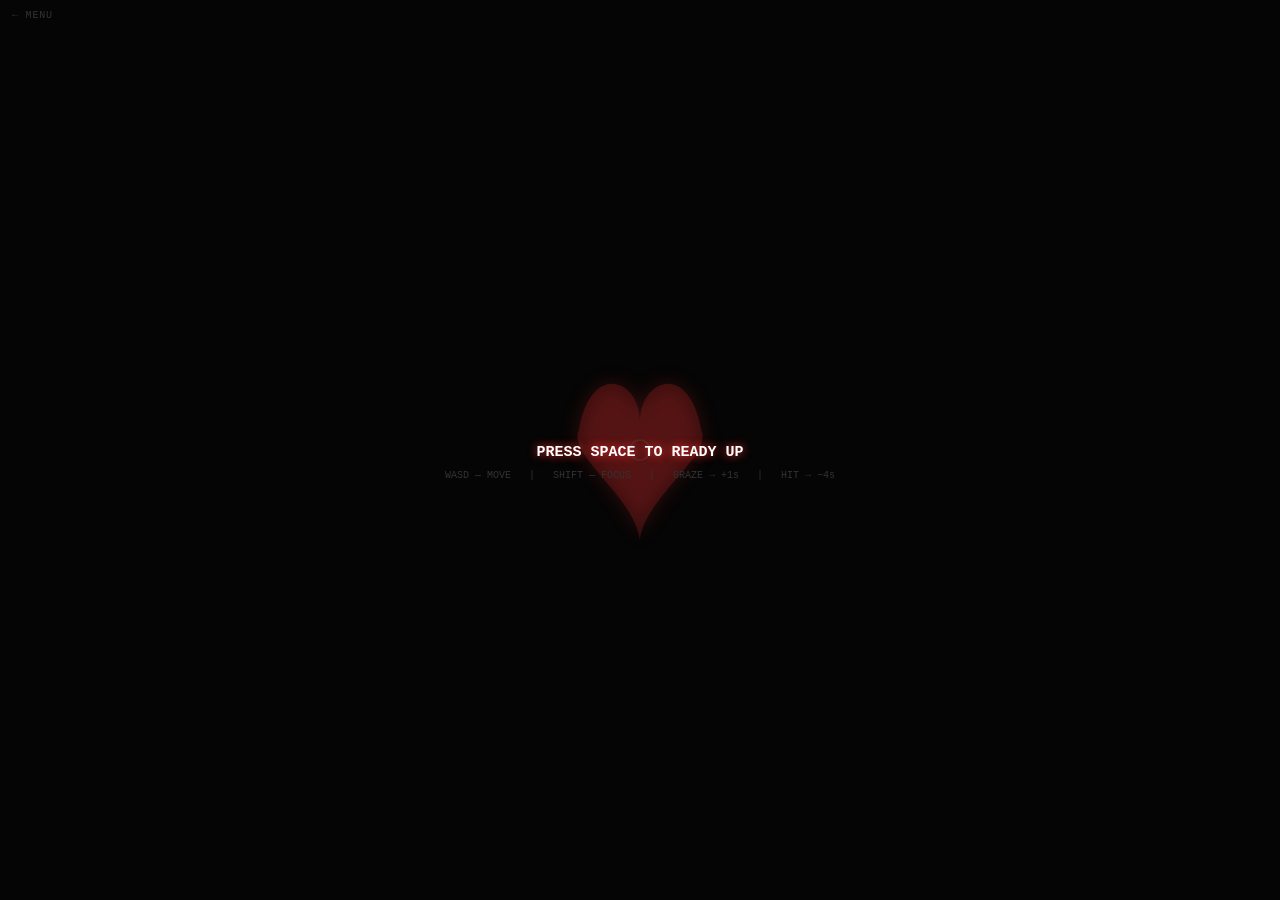
<file: game/index.html>
<!DOCTYPE html>
<html lang="en">
<head>
  <meta charset="UTF-8" />
  <meta name="viewport" content="width=device-width, initial-scale=1.0" />
  <title>Infinite Heart</title>
  <style>
    * { margin: 0; padding: 0; box-sizing: border-box; }
    body {
      background: #000;
      display: flex;
      align-items: center;
      justify-content: center;
      min-height: 100vh;
      overflow: hidden;
      user-select: none;
    }
    canvas { display: block; cursor: none; }
    #back-btn {
      position: fixed;
      top: 10px; left: 12px;
      font: 10px "Courier New", monospace;
      color: #333;
      text-decoration: none;
      letter-spacing: 0.08em;
      z-index: 10;
      transition: color 0.2s;
    }
    #back-btn:hover { color: #888; }
  </style>
</head>
<body>
<a id="back-btn" href="../Start Page/index.html">← MENU</a>
<canvas id="c"></canvas>

<!--
  ╔══════════════════════════════════════════════════════════╗
  ║  INFINITE HEART — Script Load Order                     ║
  ║                                                          ║
  ║  CORE (load first — shared globals)                     ║
  ║    constants.js  → HEART_R, GRAZE_R, score, rnd, clamp ║
  ║    canvas.js     → canvas, ctx, resize()                ║
  ║    input.js      → Keys, Mouse                          ║
  ║    clock.js      → LoopClock                            ║
  ║    pool.js       → BulletPool                           ║
  ║    particles.js  → Particles                            ║
  ║    indicators.js → IndicatorSystem                      ║
  ║    heart.js      → drawHeart()                          ║
  ║                                                          ║
  ║  ARCHITECTURE                                            ║
  ║    hell-base.js  → HellBase (abstract)                  ║
  ║                                                          ║
  ║  HELLS (one file per hell — add new ones here)          ║
  ║    hells/dodge-hell.js   → DodgeHell  (Hell #1)        ║
  ║    hells/shield-hell.js  → ShieldHell (Hell #2) [TODO] ║
  ║    hells/string-hell.js  → StringHell (Hell #3) [TODO] ║
  ║    ... etc                                               ║
  ║                                                          ║
  ║  ORCHESTRATION (load last)                               ║
  ║    director.js   → GameDirector (register hells here)   ║
  ║    main.js       → boot + game loop                     ║
  ╚══════════════════════════════════════════════════════════╝
-->

<!-- SCRIPTS -->
<script src="../Start Page/audio.js"></script>
<!-- ── Core ── -->
<script src="js/core/constants.js"></script>
<script src="js/core/canvas.js"></script>
<script src="js/core/input.js"></script>
<script src="js/core/clock.js"></script>
<script src="js/core/pool.js"></script>
<script src="js/core/particles.js"></script>
<script src="js/core/indicators.js"></script>
<script src="js/core/heart.js"></script>

<!-- ── Architecture ── -->
<script src="js/hell-base.js"></script>

<!-- ── Hells (add each new hell here) ── -->
<script src="js/hells/dodge-hell.js"></script>
<script src="js/hells/shield-hell.js"></script>
<script src="js/hells/string-hell.js"></script>
<script src="js/hells/gravity-hell.js"></script>
<script src="js/hells/laser-hell.js"></script>
<!-- <script src="js/hells/projectile-hell.js"></script> -->
<!-- <script src="js/hells/shooter-hell.js"></script> -->
<!-- <script src="js/hells/kamikaze-hell.js"></script> -->
<!-- <script src="js/hells/hole-in-wall-hell.js"></script> -->
<script src="js/hells/typing-hell.js"></script>
<script src="js/hells/credits-hell.js"></script>
<!-- <script src="js/hells/music-hell.js"></script> -->

<!-- ── Parallel overlays (load after hells, before director) ── -->
<script src="js/fruit-ninja.js"></script>

<!-- ── Orchestration ── -->
<script src="js/director.js"></script>
<script src="js/main.js"></script>

</body>
</html>
</file>
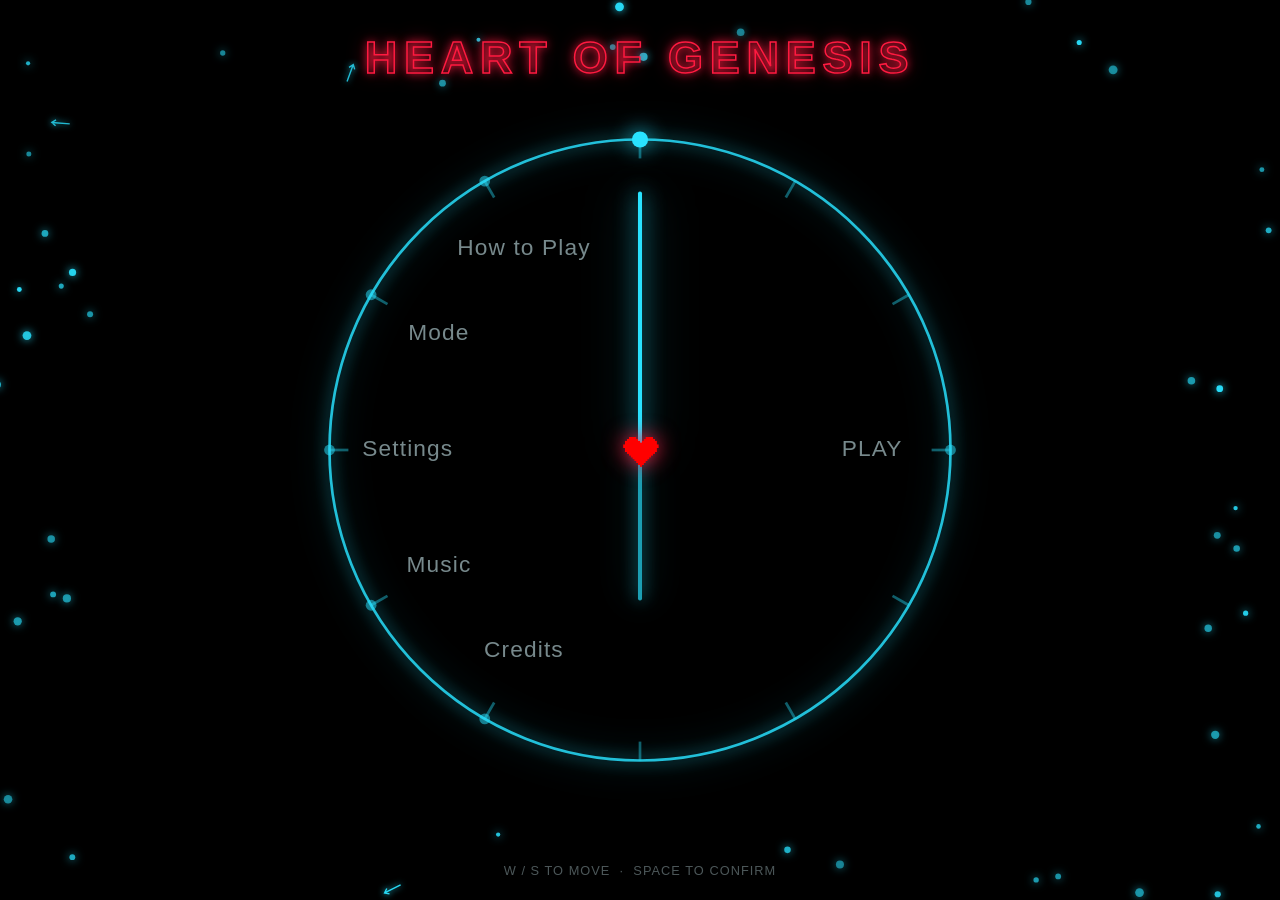
<file: Start Page/index.html>
<!DOCTYPE html>
<html lang="en">
<head>
<meta charset="UTF-8">
<title>Infinite Heart</title>
<link rel="stylesheet" href="style.css">
<style>
  #clock-wrap{
    position: relative;
    z-index: 2;
    width: min(78vmin, 720px);
    height: min(78vmin, 720px);
    display: flex;
    align-items: center;
    justify-content: center;
  }

  #clock-svg{
    width: 100%;
    height: 100%;
    overflow: visible;
  }

  .face-ring{
    fill: none;
    stroke: var(--neon);
    stroke-width: 2;
    opacity: 0.85;
    filter: drop-shadow(0 0 6px var(--neon)) drop-shadow(0 0 16px var(--neon-soft));
  }

  .tick{
    stroke: var(--neon);
    opacity: 0.4;
    stroke-width: 2;
  }

  .hand{
    stroke: var(--neon);
    stroke-width: 3;
    stroke-linecap: round;
    filter: drop-shadow(0 0 8px var(--neon)) drop-shadow(0 0 18px var(--neon-soft));
    transition: none;
  }

  .hand-hour{
    stroke: var(--neon);
    stroke-width: 3;
    stroke-linecap: round;
    opacity: 0.7;
    filter: drop-shadow(0 0 6px var(--neon)) drop-shadow(0 0 14px var(--neon-soft));
    transition: none;
  }

  .hand-hub{
    fill: var(--neon);
    filter: drop-shadow(0 0 8px var(--neon));
  }

  .hand-hub{
    filter: drop-shadow(0 0 8px #ff1a40);
  }

  .node-label{
    font-family: var(--font);
    font-size: 1.05rem;
    letter-spacing: 0.05em;
    fill: rgba(217, 249, 255, 0.55);
    text-anchor: middle;
    dominant-baseline: middle;
    transition: font-size 0.18s ease, fill 0.18s ease;
  }

  .node-label.neutral{
    fill: rgba(217, 249, 255, 0.25);
    cursor: default;
  }

  .node-label.active{
    fill: var(--neon);
    filter: drop-shadow(0 0 10px var(--neon));
  }

  .node-dot{
    fill: rgba(41, 226, 255, 0.5);
    transition: r 0.18s ease, fill 0.18s ease;
  }

  .node-dot.active{
    fill: var(--neon);
    filter: drop-shadow(0 0 8px var(--neon));
  }
  .game-main-title {
    position: absolute;
    top: 2rem;
    left: 0;
    right: 0;
    text-align: center;
    margin: 0;
    font-size: clamp(2rem, 5vh, 3.5rem);
    font-family: var(--font);
    letter-spacing: 0.15em;
    text-transform: uppercase;
    color: transparent;
    -webkit-text-stroke: 1.5px #ff1a40;
    text-shadow: 0 0 10px rgba(255, 26, 64, 0.8), 0 0 20px rgba(255, 26, 64, 0.4);
    z-index: 5;
    pointer-events: none;
  }
</style>
</head>
<body>
  <!-- Canvas for generic background VFX -->
  <canvas id="bg-canvas"></canvas>

  <div class="page">
    <h1 class="game-main-title">HEART OF GENESIS</h1>
    <div id="clock-wrap">
      <svg id="clock-svg" viewBox="-260 -260 520 520">
        <circle class="face-ring" cx="0" cy="0" r="230"></circle>
        <g id="ticks"></g>
        <g id="node-labels"></g>
        <line id="hand-hour" class="hand-hour" x1="0" y1="0" x2="0" y2="-110"></line>
        <line id="hand" class="hand" x1="0" y1="0" x2="0" y2="-190"></line>
        <image class="hand-hub" href="../images/avatar/Red%20Heart.png" x="-22" y="-22" width="44" height="44" />
      </svg>
    </div>
  </div>

  <div class="hint">W / S to move &nbsp;·&nbsp; Space to confirm</div>

  <script src="background.js"></script>
  <script src="audio.js"></script>
  <script src="main.js"></script>
</body>
</html>
</file>
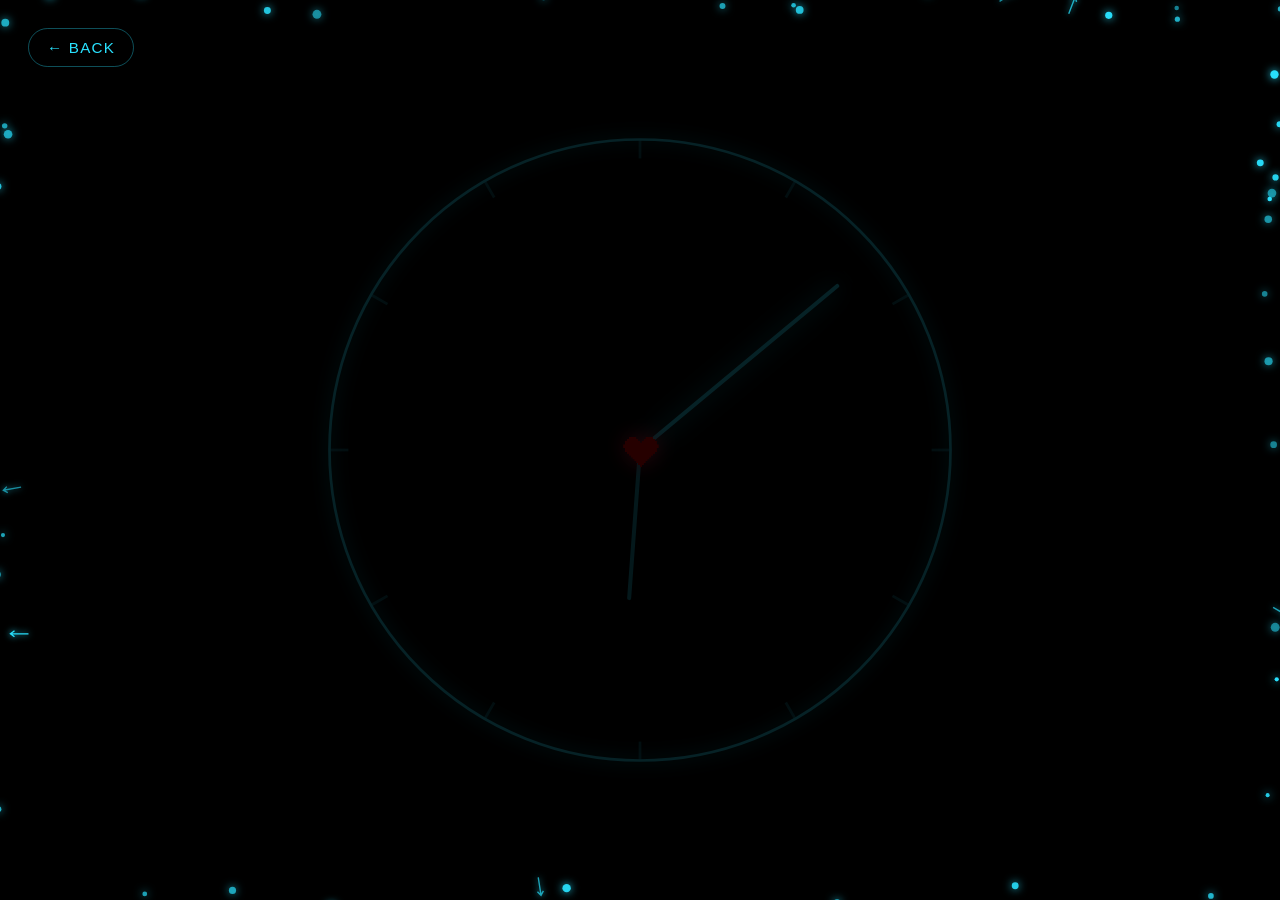
<file: Start Page/credits.html>
<!DOCTYPE html>
<html lang="en">
<head>
<meta charset="UTF-8">
<title>Infinite Heart — Credits</title>
<link rel="stylesheet" href="style.css">
<style>
  /* Dimmed background clock */
  #clock-bg-wrap {
    position: fixed;
    top: 50%;
    left: 50%;
    transform: translate(-50%, -50%);
    z-index: 0;
    width: min(78vmin, 720px);
    height: min(78vmin, 720px);
    opacity: 0.15;
    pointer-events: none;
  }
  #clock-svg{
    width: 100%;
    height: 100%;
    overflow: visible;
  }
  .face-ring{
    fill: none;
    stroke: var(--neon);
    stroke-width: 2;
    filter: drop-shadow(0 0 6px var(--neon)) drop-shadow(0 0 16px var(--neon-soft));
  }
  .tick{
    stroke: var(--neon);
    opacity: 0.4;
    stroke-width: 2;
  }
  .hand{
    stroke: var(--neon);
    stroke-width: 3;
    stroke-linecap: round;
    filter: drop-shadow(0 0 8px var(--neon)) drop-shadow(0 0 18px var(--neon-soft));
  }
  .hand-hour{
    stroke: var(--neon);
    stroke-width: 3;
    stroke-linecap: round;
    opacity: 0.7;
  }
  .hand-hub{
    filter: drop-shadow(0 0 8px #ff1a40);
  }

  /* Scrolling Credits */
  .credits-container {
    position: relative;
    z-index: 2;
    width: 100%;
    height: 100vh;
    overflow: hidden;
    display: flex;
    justify-content: center;
    pointer-events: none; /* Let clicks pass through to back button */
  }

  .credits-content {
    position: absolute;
    top: 100vh;
    text-align: center;
    width: 100%;
    max-width: 800px;
    font-size: 1.4rem;
    line-height: 2.2;
    color: rgba(217, 249, 255, 0.85);
    text-shadow: 0 2px 4px rgba(0,0,0,0.9);
    animation: scroll-up 25s linear infinite;
  }

  .credits-content h2 {
    color: var(--neon);
    text-shadow: var(--glow-sm);
    font-size: 2.2rem;
    margin-top: 4rem;
    margin-bottom: 1.5rem;
    letter-spacing: 0.15em;
    text-transform: uppercase;
  }

  .credits-content p {
    margin: 0.8rem 0;
  }

  .highlight {
    color: #fff;
    font-weight: bold;
    font-size: 1.6rem;
    text-shadow: var(--glow-sm);
  }
  
  .game-main-title {
    font-size: 4rem;
    font-family: var(--font);
    letter-spacing: 0.15em;
    text-transform: uppercase;
    color: transparent;
    -webkit-text-stroke: 1.5px #ff1a40;
    text-shadow: 0 0 10px rgba(255, 26, 64, 0.8), 0 0 20px rgba(255, 26, 64, 0.4);
    margin-bottom: 3rem;
  }

  @keyframes scroll-up {
    0% { transform: translateY(0); }
    100% { transform: translateY(-300vh); }
  }
  
  .back-button {
    z-index: 10;
    pointer-events: auto;
  }
</style>
</head>
<body>
  <canvas id="bg-canvas"></canvas>
  
  <!-- Dimmed Clock Background -->
  <div id="clock-bg-wrap">
    <svg id="clock-svg" viewBox="-260 -260 520 520">
      <circle class="face-ring" cx="0" cy="0" r="230"></circle>
      <g id="ticks"></g>
      <line id="hand-hour" class="hand-hour" x1="0" y1="0" x2="0" y2="-110"></line>
      <line id="hand" class="hand" x1="0" y1="0" x2="0" y2="-190"></line>
      <image class="hand-hub" href="../images/avatar/Red%20Heart.png" x="-22" y="-22" width="44" height="44" />
    </svg>
  </div>

  <button class="back-button">← Back</button>

  <div class="page">
    <div class="credits-container">
      <div class="credits-content">
        <h1 class="game-main-title">HEART OF GENESIS</h1>
        
        <h2>Project Core</h2>
        <p>Game Modules &mdash; <span class="highlight">Ajinkya</span></p>
        <p>UI and Art &mdash; <span class="highlight">Atharv</span></p>
        <p>Music Finder &mdash; <span class="highlight">Aryan</span></p>

        <h2>Music Credits</h2>
        <p><span class="highlight">Toby Fox</span> for Undertale</p>
        <p><span class="highlight">GlitchCity</span> for Pokemon sound tracks</p>
        
        <h2 style="margin-top: 5rem;">Featured Artists</h2>
        <p>Chilled Cheese</p>
        <p>Alex Yarmak</p>
        <p>Ekler</p>
        <p>Monsercat Uncaged</p>
        <p>Carpentar Brut</p>
        <p>Murasaki</p>
        <p>MasStream</p>
        
        <p style="margin-top: 2rem;"><em>And many more YouTube Artists</em></p>
        
        <h2 style="margin-top: 5rem;">Thank You For Playing</h2>
      </div>
    </div>
  </div>

  <script src="background.js"></script>
  <script src="audio.js"></script>
  <script src="subpage.js"></script>
  <script src="credits.js"></script>
</body>
</html>
</file>
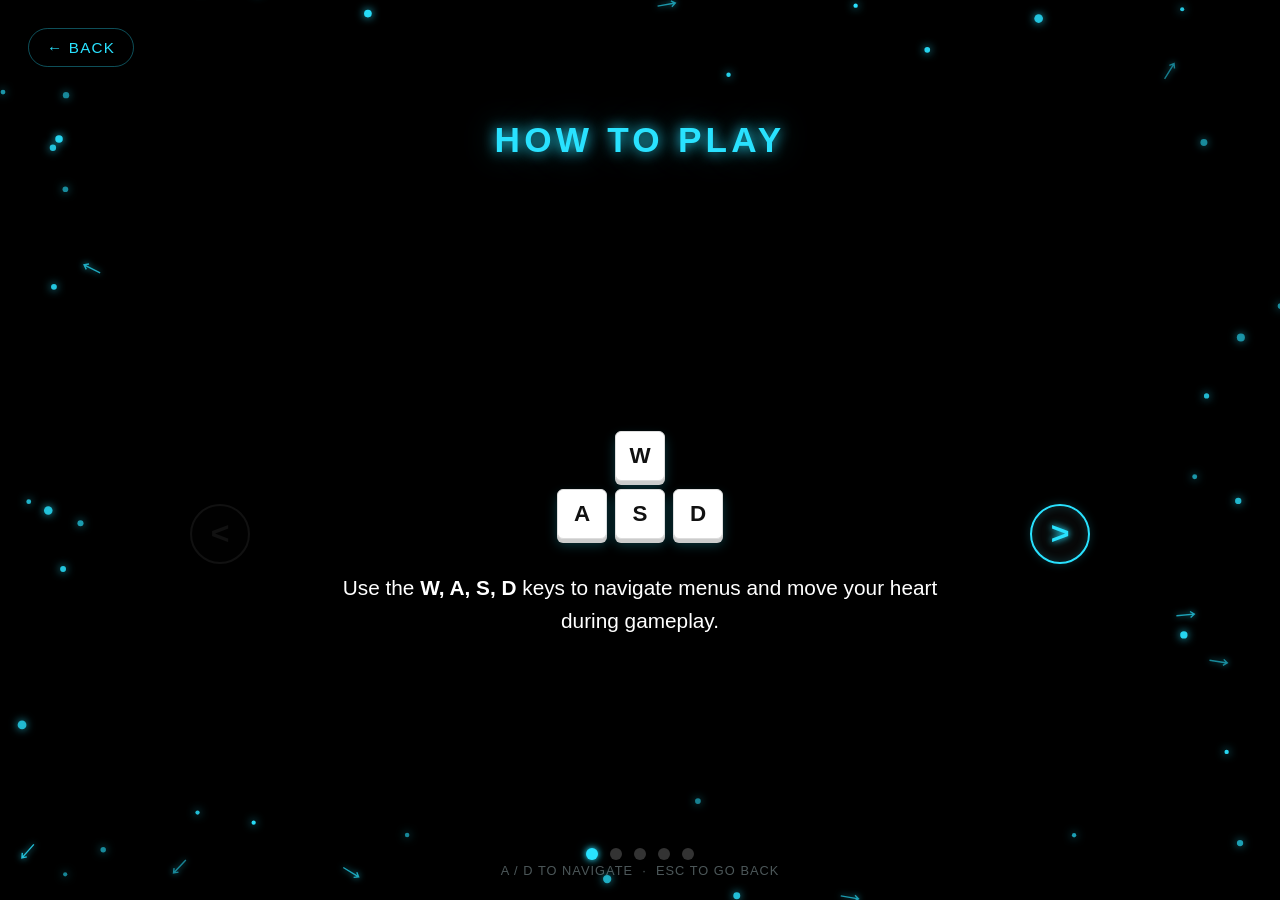
<file: Start Page/howtoplay.html>
<!DOCTYPE html>
<html lang="en">
<head>
<meta charset="UTF-8">
<title>Infinite Heart — How to Play</title>
<link rel="stylesheet" href="style.css">
<style>
  .slideshow-container {
    display: flex;
    align-items: center;
    justify-content: center;
    width: 100%;
    max-width: 900px;
    margin: 4rem auto 0;
    gap: 3rem;
    height: 60vh;
  }
  .slide-nav {
    background: rgba(10, 10, 10, 0.8);
    color: var(--neon);
    border: 2px solid var(--neon);
    border-radius: 50%;
    width: 60px;
    height: 60px;
    font-size: 2rem;
    font-weight: bold;
    cursor: pointer;
    transition: all 0.2s ease;
    display: flex;
    align-items: center;
    justify-content: center;
    text-shadow: var(--glow-sm);
    box-shadow: inset 0 0 10px rgba(41,226,255,0.2), 0 0 10px rgba(41,226,255,0.2);
    z-index: 10;
  }
  .slide-nav:hover:not(:disabled) {
    background: rgba(41, 226, 255, 0.2);
    box-shadow: inset 0 0 20px rgba(41,226,255,0.5), 0 0 20px rgba(41,226,255,0.5);
  }
  .slide-nav:disabled {
    opacity: 0.2;
    cursor: default;
    box-shadow: none;
    border-color: #555;
    color: #555;
    text-shadow: none;
  }
  
  .slide-content {
    flex-grow: 1;
    position: relative;
    height: 100%;
  }
  
  .slide {
    position: absolute;
    inset: 0;
    display: flex;
    flex-direction: column;
    align-items: center;
    justify-content: center;
    opacity: 0;
    pointer-events: none;
    transition: opacity 0.3s ease, transform 0.3s ease;
    transform: translateY(10px);
    font-size: 1.3rem;
    color: #fff;
    line-height: 1.6;
    text-align: center;
  }
  .slide.active {
    opacity: 1;
    pointer-events: auto;
    transform: translateY(0);
  }
  
  .slide-text {
    margin-top: 2rem;
    max-width: 600px;
    text-shadow: 0 2px 4px rgba(0,0,0,0.8);
  }

  /* Keyboard CSS */
  .keys-wrap {
    display: flex;
    align-items: center;
    justify-content: center;
    gap: 20px;
    margin-bottom: 1rem;
  }
  .wasd-cluster {
    display: flex;
    flex-direction: column;
    align-items: center;
    gap: 8px;
  }
  .key-row {
    display: flex;
    gap: 8px;
  }
  .key {
    background: #fff;
    color: #111;
    font-weight: 900;
    font-family: Arial, sans-serif;
    border-radius: 6px;
    display: inline-flex;
    align-items: center;
    justify-content: center;
    box-shadow: 0 4px 0 #ccc, 0 6px 12px rgba(41,226,255,0.25);
    border: 1px solid #ddd;
    text-transform: uppercase;
  }
  .key-sq { width: 50px; height: 50px; font-size: 1.4rem; }
  .key-space { width: 280px; height: 50px; font-size: 1.1rem; letter-spacing: 3px; }
  .key-esc { width: 60px; height: 45px; font-size: 1rem; }

  /* ISO Enter Key */
  .key-enter-container {
    position: relative;
    width: 65px;
    height: 108px;
    display: inline-block;
    filter: drop-shadow(0 4px 0 #ccc) drop-shadow(0 6px 12px rgba(41,226,255,0.25));
  }
  .key-enter-top {
    position: absolute;
    top: 0; right: 0;
    width: 45px; height: 58px;
    background: #fff;
    border-radius: 6px 6px 0 0;
  }
  .key-enter-bot {
    position: absolute;
    bottom: 0; right: 0;
    width: 65px; height: 58px;
    background: #fff;
    border-radius: 6px 0 6px 6px;
  }
  .key-enter-fill {
    position: absolute;
    top: 45px; right: 0;
    width: 45px; height: 20px;
    background: #fff;
  }
  .key-enter-text {
    position: absolute;
    bottom: 18px; width: 100%; text-align: center;
    color: #111; font-weight: 900; font-family: Arial, sans-serif;
    font-size: 0.9rem; z-index: 2; text-transform: uppercase;
  }

  /* Progress dots */
  .progress-dots {
    position: absolute;
    bottom: 40px;
    left: 50%;
    transform: translateX(-50%);
    display: flex;
    gap: 12px;
  }
  .dot {
    width: 12px;
    height: 12px;
    border-radius: 50%;
    background: rgba(255, 255, 255, 0.2);
    transition: all 0.3s ease;
  }
  .dot.active {
    background: var(--neon);
    box-shadow: var(--glow-sm);
  }
</style>
</head>
<body>
  <canvas id="bg-canvas"></canvas>
  <button class="back-button">← Back</button>

  <div class="page">
    <h1 class="page-title">HOW TO PLAY</h1>
    
    <div class="slideshow-container">
      <button class="slide-nav prev" id="btn-prev">&lt;</button>
      
      <div class="slide-content">
        
        <!-- Slide 1: WASD -->
        <div class="slide active">
          <div class="wasd-cluster">
            <div class="key-row"><div class="key key-sq">W</div></div>
            <div class="key-row">
              <div class="key key-sq">A</div>
              <div class="key key-sq">S</div>
              <div class="key key-sq">D</div>
            </div>
          </div>
          <div class="slide-text">
            Use the <strong>W, A, S, D</strong> keys to navigate menus and move your heart during gameplay.
          </div>
        </div>

        <!-- Slide 2: Space & Enter -->
        <div class="slide">
          <div class="keys-wrap">
            <div class="key key-space">SPACE</div>
            <div class="key-enter-container">
              <div class="key-enter-top"></div>
              <div class="key-enter-bot"></div>
              <div class="key-enter-fill"></div>
              <div class="key-enter-text">ENTER</div>
            </div>
          </div>
          <div class="slide-text">
            Use <strong>Space</strong> or <strong>Enter</strong> to confirm selections, toggle settings, or perform actions inside specific hells.
          </div>
        </div>

        <!-- Slide 3: Escape -->
        <div class="slide">
          <div class="keys-wrap">
            <div class="key key-esc">ESC</div>
          </div>
          <div class="slide-text">
            Press <strong>Escape</strong> to pause the game or go back to the previous menu.
          </div>
        </div>

        <!-- Slide 4: Time Gauge -->
        <div class="slide">
          <div class="slide-text">
            <h2 style="color: var(--neon); margin-bottom: 1rem; text-shadow: var(--glow-sm);">The Time Gauge</h2>
            Your health is literally your <strong>Time</strong>. Taking damage subtracts seconds from your clock. If your clock hits zero, it's game over! Survive as long as you can across the shifting hells.
          </div>
        </div>

        <!-- Slide 5: Mode Menu -->
        <div class="slide">
          <div class="slide-text">
            <h2 style="color: #ff3366; margin-bottom: 1rem; text-shadow: 0 0 10px rgba(255,51,102,0.6);">Practice Modes</h2>
            Want to master a specific hell? Head over to the <strong>MODE</strong> option on the Start Page to practice any unlocked hell in isolation!
          </div>
        </div>

      </div>

      <button class="slide-nav next" id="btn-next">&gt;</button>
    </div>

    <div class="progress-dots" id="dots-container"></div>
    
    <div class="hint">A / D to navigate &nbsp;·&nbsp; Esc to go back</div>
  </div>

  <script src="background.js"></script>
  <script src="audio.js"></script>
  <script src="subpage.js"></script>
  <script src="howtoplay.js"></script>
</body>
</html>
</file>
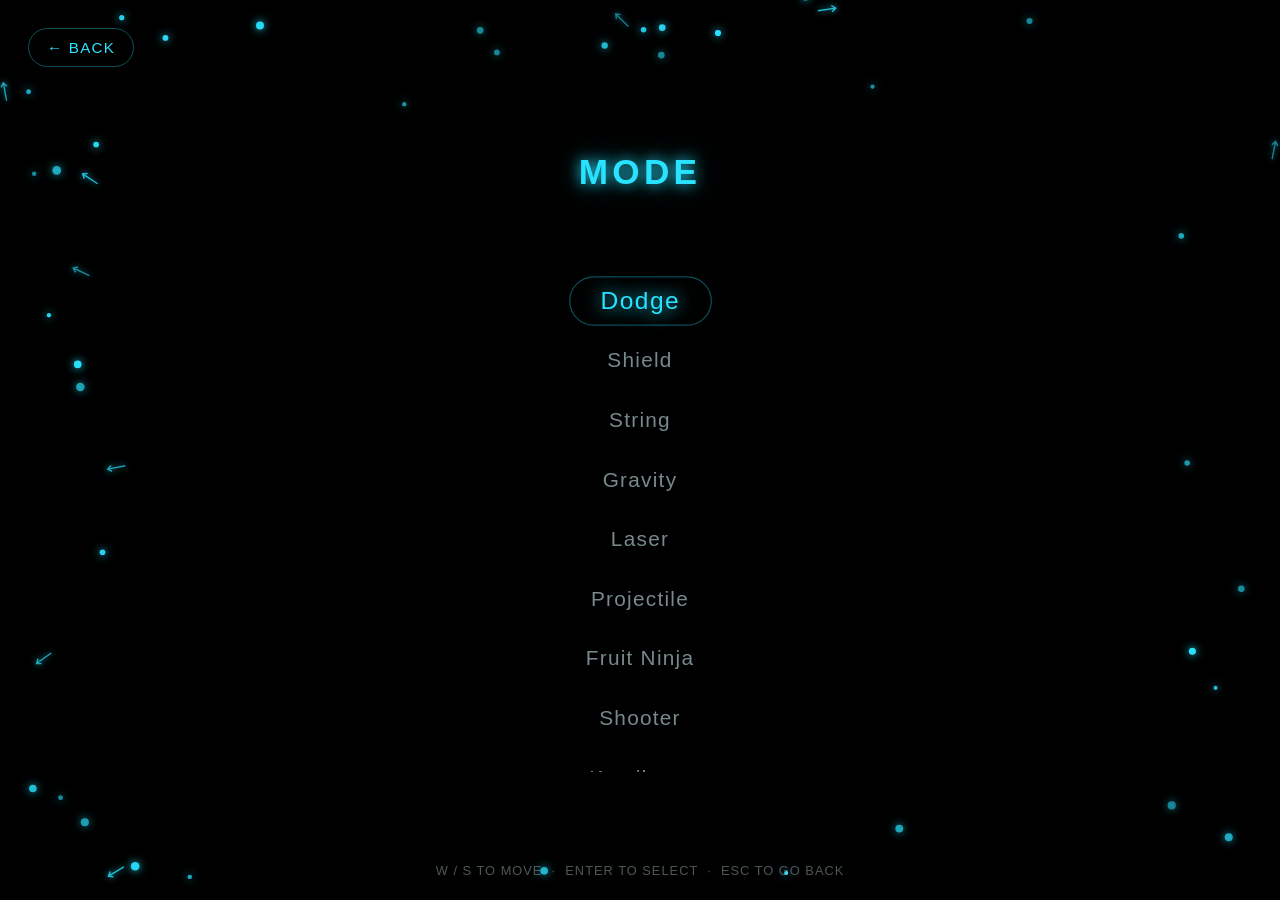
<file: Start Page/mode.html>
<!DOCTYPE html>
<html lang="en">
<head>
<meta charset="UTF-8">
<title>Infinite Heart — Mode</title>
<link rel="stylesheet" href="style.css">
<style>
  #practice-view{
    display: none;
    position: fixed;
    inset: 0;
    z-index: 3;
    flex-direction: column;
    align-items: center;
    justify-content: center;
    background: var(--bg);
  }
  #practice-view.visible{ display: flex; }
  #practice-hell-name{
    font-size: 2.6rem;
    letter-spacing: 0.1em;
    text-transform: uppercase;
    color: var(--neon);
    text-shadow: var(--glow-lg);
    margin-bottom: 1rem;
  }
  #practice-note{
    color: rgba(217, 249, 255, 0.45);
    font-size: 0.95rem;
    letter-spacing: 0.04em;
  }
</style>
</head>
<body>
  <canvas id="bg-canvas"></canvas>
  <button class="back-button">← Back</button>

  <div class="page" id="list-page">
    <h1 class="page-title">Mode</h1>
    <ul class="menu-list" id="hell-list"></ul>
    <div class="hint">W / S to move &nbsp;·&nbsp; Enter to select &nbsp;·&nbsp; Esc to go back</div>
  </div>

  <div id="practice-view">
    <div id="practice-hell-name"></div>
    <div id="practice-note">Practice Mode — no timer · Escape / Back returns to Mode</div>
  </div>

  <script src="background.js"></script>
  <script src="audio.js"></script>
  <script src="subpage.js"></script>
  <script src="mode.js"></script>
</body>
</html>
</file>
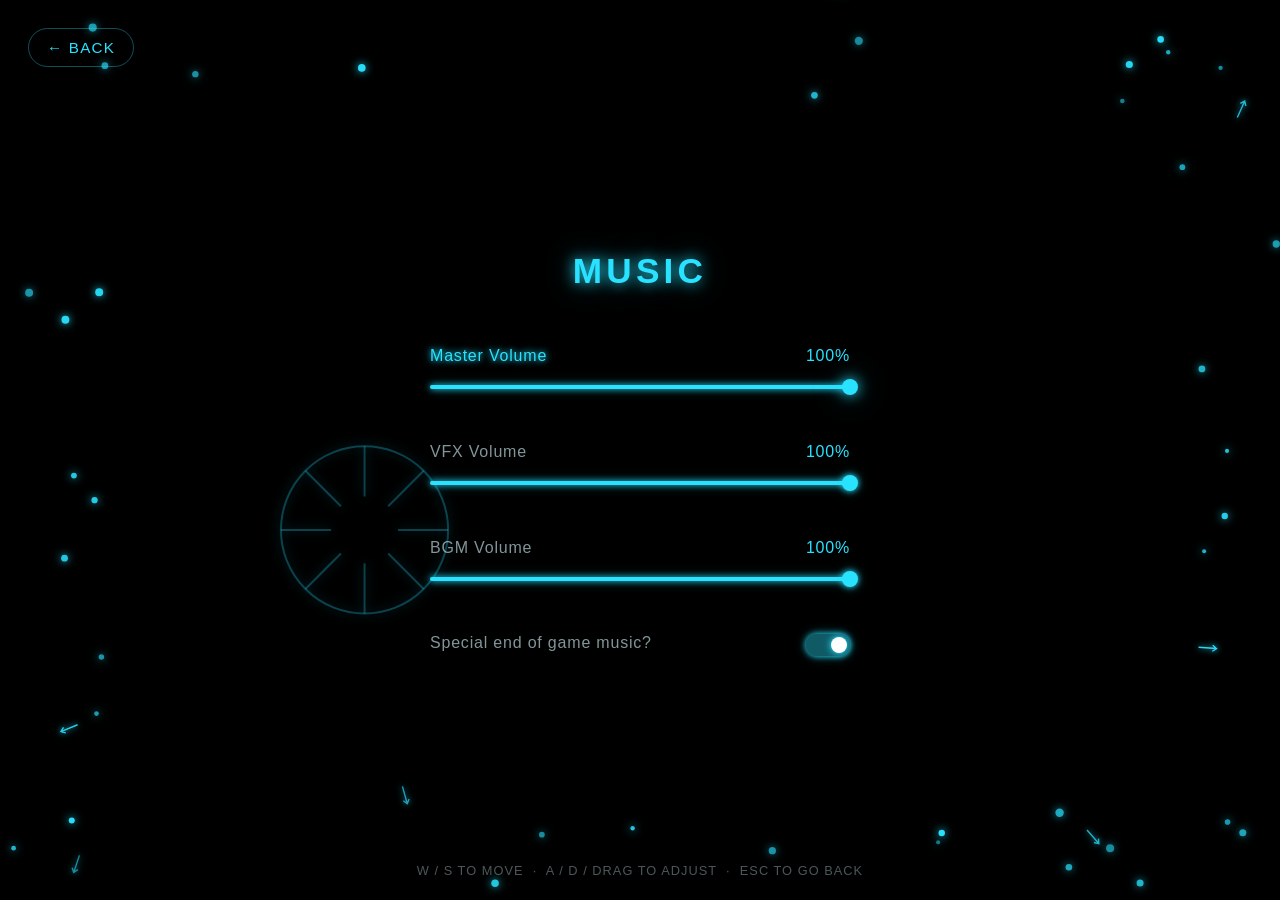
<file: Start Page/music.html>
<!DOCTYPE html>
<html lang="en">
<head>
<meta charset="UTF-8">
<title>Infinite Heart — Music</title>
<link rel="stylesheet" href="style.css">
<style>
  .slider-row{
    display: flex;
    flex-direction: column;
    align-items: center;
    gap: 0.5rem;
    width: 420px;
    padding: 1rem 0;
    border-radius: 14px;
  }
  .slider-row.active{
    box-shadow: none;
  }
  .slider-label-row{
    display: flex;
    justify-content: space-between;
    width: 100%;
    font-size: 1rem;
    letter-spacing: 0.05em;
  }
  .slider-name{ color: rgba(217, 249, 255, 0.6); }
  .slider-row.active .slider-name{
    color: var(--neon);
    text-shadow: var(--glow-sm);
  }
  .slider-pct{ color: var(--neon); min-width: 3.5em; text-align: right; }

  .slider-track-wrap{
    position: relative;
    width: 100%;
    height: 28px;
    display: flex;
    align-items: center;
  }
  .slider-track{
    position: relative;
    width: 100%;
    height: 4px;
    background: rgba(41, 226, 255, 0.18);
    border-radius: 999px;
  }
  .slider-fill{
    position: absolute;
    top: 0; left: 0; bottom: 0;
    background: var(--neon);
    border-radius: 999px;
    box-shadow: var(--glow-sm);
  }
  .slider-handle{
    position: absolute;
    top: 50%;
    width: 16px;
    height: 16px;
    background: var(--neon);
    border-radius: 50%;
    transform: translate(-50%, -50%);
    box-shadow: var(--glow-sm);
    cursor: grab;
  }
  .slider-row.active .slider-handle{
    box-shadow: var(--glow-lg);
  }
  .slider-handle:active{ cursor: grabbing; }

  .toggle-switch {
    position: relative;
    width: 44px;
    height: 22px;
    background: rgba(41, 226, 255, 0.15);
    border-radius: 999px;
    cursor: pointer;
    transition: background 0.2s ease, box-shadow 0.2s ease;
  }
  .toggle-switch.on {
    background: rgba(41, 226, 255, 0.4);
    box-shadow: var(--glow-sm);
  }
  .toggle-knob {
    position: absolute;
    top: 3px;
    left: 3px;
    width: 16px;
    height: 16px;
    background: var(--neon);
    border-radius: 50%;
    transition: transform 0.25s cubic-bezier(0.4, 0.0, 0.2, 1);
  }
  .toggle-switch.on .toggle-knob {
    transform: translateX(22px);
    background: #fff;
    box-shadow: var(--glow-sm);
  }
  .slider-row.active .toggle-knob {
    box-shadow: var(--glow-lg);
  }
</style>
</head>
<body>
  <canvas id="bg-canvas"></canvas>
  <button class="back-button">← Back</button>

  <div class="page">
    <h1 class="page-title">Music</h1>
    <div id="slider-stack" style="display:flex; flex-direction:column; gap:0.6rem; align-items:center;"></div>
    <div class="hint">W / S to move &nbsp;·&nbsp; A / D / drag to adjust &nbsp;·&nbsp; Esc to go back</div>
  </div>

  <script src="background.js"></script>
  <script src="audio.js"></script>
  <script src="subpage.js"></script>
  <script src="music.js"></script>
</body>
</html>
</file>
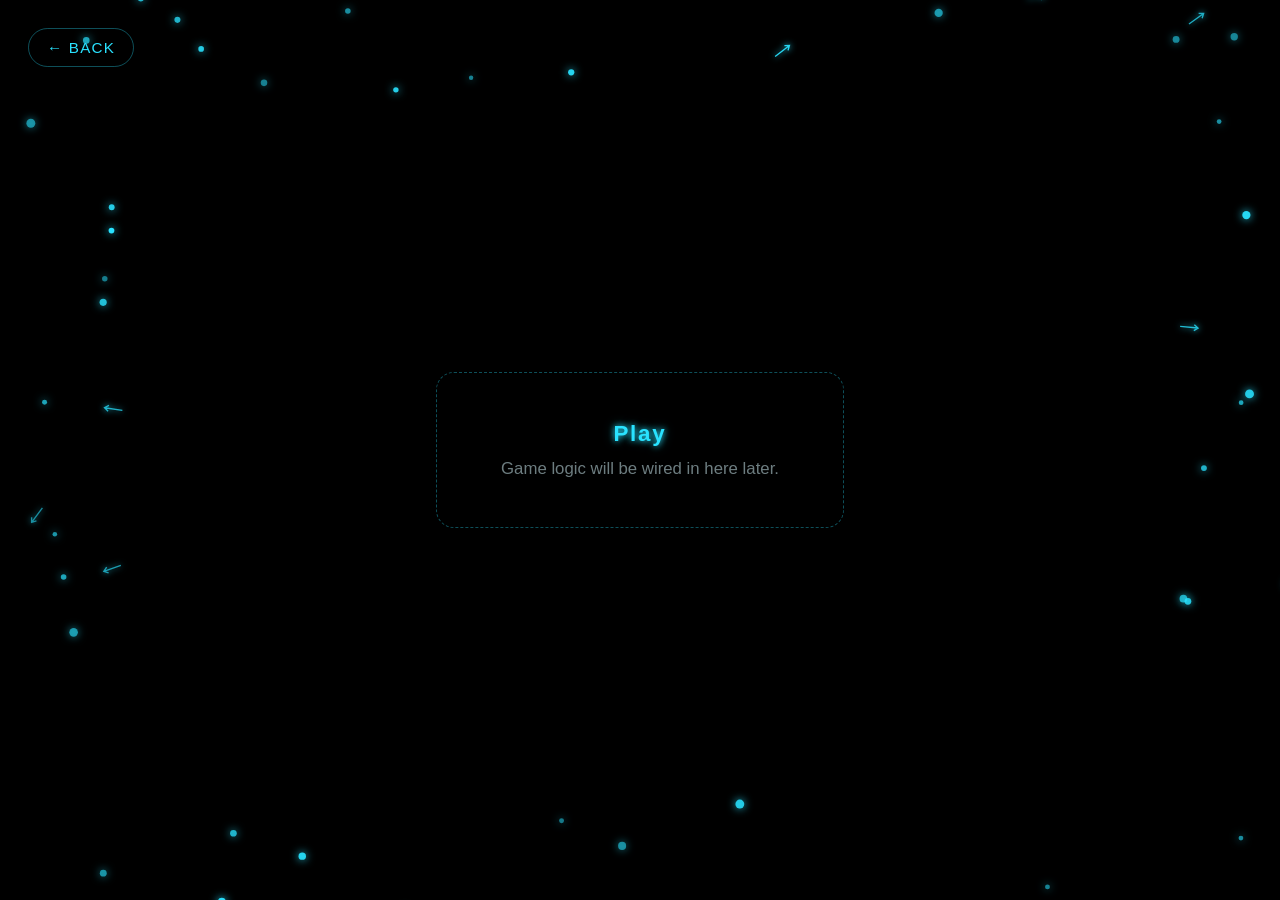
<file: Start Page/play.html>
<!DOCTYPE html>
<html lang="en">
<head>
<meta charset="UTF-8">
<title>Infinite Heart — Play</title>
<link rel="stylesheet" href="style.css">
</head>
<body>
  <canvas id="bg-canvas"></canvas>
  <button class="back-button">← Back</button>

  <div class="page">
    <div class="placeholder-box">
      <strong>Play</strong>
      Game logic will be wired in here later.
    </div>
  </div>

  <script src="background.js"></script>
  <script src="audio.js"></script>
  <script src="subpage.js"></script>
  <script src="play.js"></script>
</body>
</html>
</file>
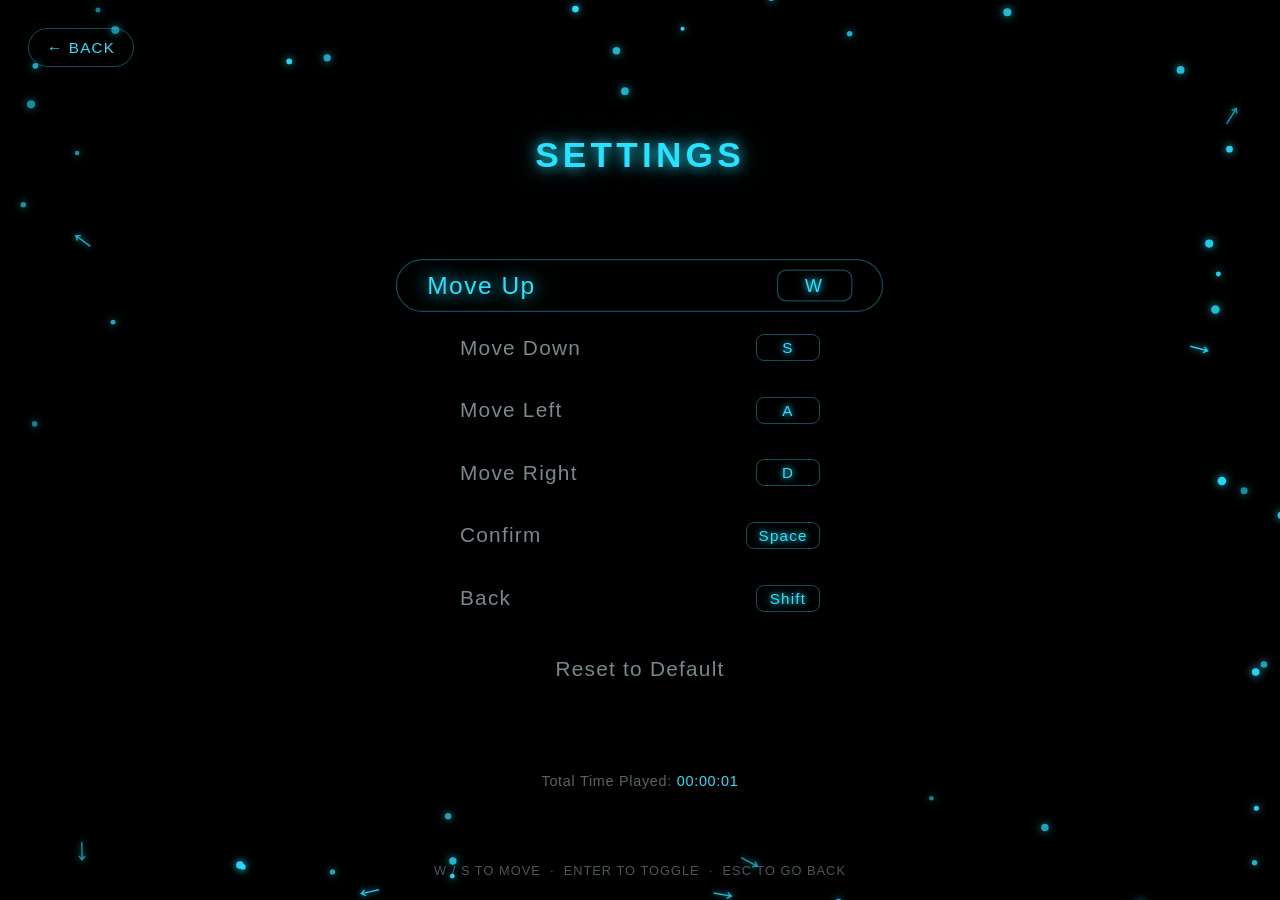
<file: Start Page/settings.html>
<!DOCTYPE html>
<html lang="en">
<head>
<meta charset="UTF-8">
<title>Infinite Heart — Settings</title>
<link rel="stylesheet" href="style.css">
<style>
  .keybind-row{
    display: flex;
    align-items: center;
    justify-content: space-between;
    gap: 2.5rem;
    width: 360px;
  }
  .keybind-name{ flex: 1; text-align: left; }
  .keybind-key{
    min-width: 64px;
    text-align: center;
    padding: 0.25rem 0.7rem;
    border: 1px solid var(--neon-soft);
    border-radius: 8px;
    font-size: 0.95rem;
    color: var(--neon);
    text-shadow: var(--glow-sm);
  }
  .menu-item.listening .keybind-key{
    color: #fff;
    border-color: #fff;
    animation: pulse 0.9s ease-in-out infinite;
  }
  @keyframes pulse{
    0%, 100%{ opacity: 1; }
    50%{ opacity: 0.35; }
  }
  #reset-row{ margin-top: 0.6rem; }
  #time-played{
    margin-top: 2.2rem;
    color: rgba(217, 249, 255, 0.4);
    font-size: 0.9rem;
    letter-spacing: 0.05em;
  }
  #time-played span{ color: var(--neon); }
</style>
</head>
<body>
  <canvas id="bg-canvas"></canvas>
  <button class="back-button">← Back</button>

  <div class="page">
    <h1 class="page-title">Settings</h1>
    <ul class="menu-list" id="keybind-list"></ul>
    <div id="time-played">Total Time Played: <span id="time-played-value">00:00:00</span></div>
    <div class="hint">W / S to move &nbsp;·&nbsp; Enter to toggle &nbsp;·&nbsp; Esc to go back</div>
  </div>

  <script src="background.js"></script>
  <script src="audio.js"></script>
  <script src="subpage.js"></script>
  <script src="settings.js"></script>
</body>
</html>
</file>
<file: Start Page/style.css>
/* ==========================================================================
   Infinite Heart — shared neon theme
   Used by index.html and every subpage.
   ========================================================================== */

:root{
  --bg: #000000;
  --neon: #29e2ff;
  --neon-soft: rgba(41, 226, 255, 0.35);
  --neon-dim: rgba(41, 226, 255, 0.15);
  --text: #d9f9ff;
  --glow-sm: 0 0 6px var(--neon), 0 0 12px var(--neon-soft);
  --glow-lg: 0 0 14px var(--neon), 0 0 32px var(--neon-soft), 0 0 60px var(--neon-dim);
  --font: 'Segoe UI', 'Helvetica Neue', Arial, sans-serif;
}

*{ box-sizing: border-box; }

html, body{
  margin: 0;
  padding: 0;
  width: 100%;
  height: 100%;
  background: var(--bg);
  color: var(--text);
  font-family: var(--font);
  overflow: hidden;
  cursor: default;
  user-select: none;
}

#bg-canvas{
  position: fixed;
  inset: 0;
  width: 100%;
  height: 100%;
  z-index: 0;
  pointer-events: none;
}

/* ---------- generic page shell ---------- */
.page{
  position: relative;
  z-index: 1;
  width: 100%;
  height: 100%;
  display: flex;
  flex-direction: column;
  align-items: center;
  justify-content: center;
  opacity: 0;
  animation: page-fade-in 0.5s ease forwards;
}

@keyframes page-fade-in{
  from{ opacity: 0; }
  to{ opacity: 1; }
}

.page-fade-out{
  animation: page-fade-out 0.35s ease forwards !important;
}

@keyframes page-fade-out{
  from{ opacity: 1; }
  to{ opacity: 0; }
}

/* ---------- subpage title ---------- */
.page-title{
  font-size: 2.2rem;
  letter-spacing: 0.12em;
  text-transform: uppercase;
  color: var(--neon);
  text-shadow: var(--glow-lg);
  margin-bottom: 2.5rem;
  text-align: center;
}

/* ---------- back button ---------- */
.back-button{
  position: fixed;
  top: 28px;
  left: 28px;
  z-index: 5;
  background: transparent;
  border: 1px solid var(--neon-soft);
  color: var(--neon);
  font-family: var(--font);
  font-size: 0.95rem;
  letter-spacing: 0.08em;
  text-transform: uppercase;
  padding: 10px 18px;
  border-radius: 999px;
  cursor: pointer;
  transition: box-shadow 0.2s ease, background 0.2s ease, transform 0.15s ease;
}

.back-button:hover,
.back-button:focus{
  box-shadow: var(--glow-sm);
  background: rgba(41, 226, 255, 0.08);
  transform: translateX(-2px);
  outline: none;
}

/* ---------- generic subpage list ---------- */
.menu-list{
  list-style: none;
  margin: 0;
  padding: 3rem 4rem;
  display: flex;
  flex-direction: column;
  align-items: center;
  gap: 1.1rem;
  z-index: 2;
  max-height: 60vh;
  overflow-y: auto;
  width: 100%;
  max-width: 600px;
}

/* Custom scrollbar for menu list */
.menu-list::-webkit-scrollbar {
  width: 6px;
}
.menu-list::-webkit-scrollbar-track {
  background: rgba(41, 226, 255, 0.05);
  border-radius: 4px;
}
.menu-list::-webkit-scrollbar-thumb {
  background: rgba(41, 226, 255, 0.3);
  border-radius: 4px;
}
.menu-list::-webkit-scrollbar-thumb:hover {
  background: var(--neon);
}

.menu-item{
  font-size: 1.3rem;
  letter-spacing: 0.06em;
  color: rgba(217, 249, 255, 0.55);
  padding: 0.5rem 1.6rem;
  border: 1px solid transparent;
  border-radius: 999px;
  cursor: pointer;
  transition: transform 0.18s ease, color 0.18s ease, border-color 0.18s ease, text-shadow 0.18s ease;
  white-space: nowrap;
}

.menu-item.active{
  color: var(--neon);
  text-shadow: var(--glow-lg);
  border-color: var(--neon-soft);
  transform: scale(1.18);
}

.menu-item.disabled{
  opacity: 0.35;
  cursor: not-allowed;
}

/* ---------- footer hint text ---------- */
.hint{
  position: fixed;
  bottom: 22px;
  left: 50%;
  transform: translateX(-50%);
  font-size: 0.8rem;
  letter-spacing: 0.08em;
  color: rgba(217, 249, 255, 0.35);
  text-transform: uppercase;
  z-index: 2;
}

/* ---------- placeholder pages (Play / How to Play) ---------- */
.placeholder-box{
  border: 1px dashed var(--neon-soft);
  border-radius: 18px;
  padding: 3rem 4rem;
  text-align: center;
  color: rgba(217, 249, 255, 0.5);
  font-size: 1.05rem;
  max-width: 480px;
}

.placeholder-box strong{
  display: block;
  color: var(--neon);
  text-shadow: var(--glow-sm);
  font-size: 1.4rem;
  margin-bottom: 0.75rem;
  letter-spacing: 0.08em;
}
</file>
